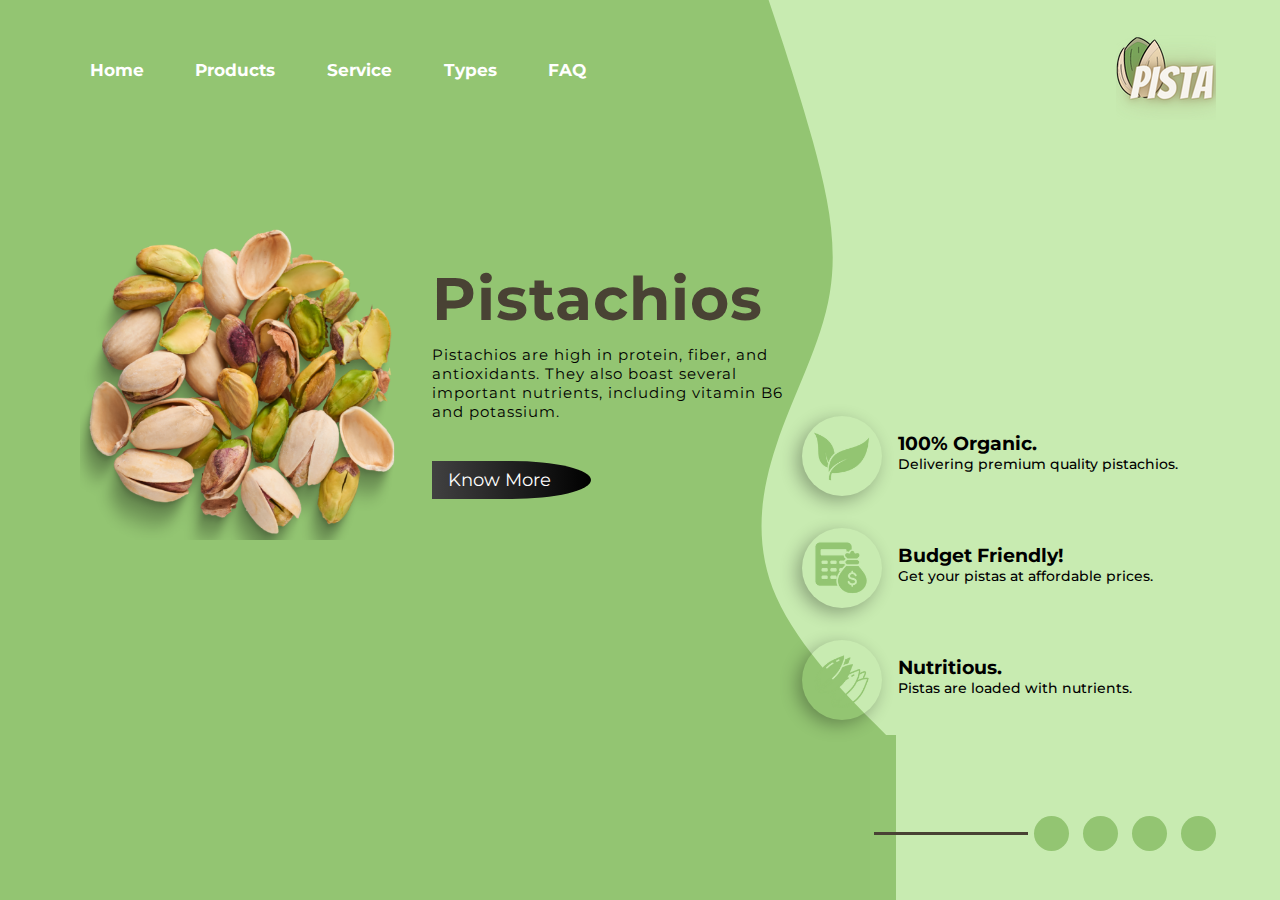
<file: TASK-1/index.html>
<!DOCTYPE html>
<html lang="en">

<head>
    <meta charset="UTF-8">
    <meta http-equiv="X-UA-Compatible" content="IE=edge">
    <meta name="viewport" content="width=device-width, initial-scale=1.0">
    <title>Pistachios Landing Page</title>
    <link rel="stylesheet" href="https://unpkg.com/swiper@8/swiper-bundle.min.css" />
    <link rel="stylesheet" href="https://use.fontawesome.com/releases/v5.15.4/css/all.css" 
integrity="sha384-DyZ88mC6Up2uqS4h/KRgHuoeGwBcD4Ng9SiP4dIRy0EXTlnuz47vAwmeGwVChigm" crossorigin="anonymous">
    <link rel="stylesheet" href="styles.css">
</head>

<body>
    <div class="container">
        <div class="wave">
            <img src="bg.png" alt="">
        </div>

        <nav>
            <ul>
                <li><a href="#Home">Home</a></li>
                <li><a href="#Products">Products</a></li>
                <li><a href="#Service">Service</a></li>
                <li><a href="#Types">Types</a></li>
                <li><a href="#FAQ">FAQ</a></li>
            </ul>
            <img src="logo.png" alt="">
        </nav>

        <div class="main-content">

            <div class="image-pista">
                <div class="swiper mySwiper">
                    <div class="swiper-wrapper">
                        <div class="swiper-slide"><img src="img1.png" alt=""></div>
                        <div class="swiper-slide"><img src="img2.png" alt=""></div>
                        <div class="swiper-slide"><img src="img3.png" alt=""></div>    
                    </div> 
                </div>
            </div>
            <div class="main-text">
                <h1>Pistachios</h1>
                <p>Pistachios are high in protein, fiber, and antioxidants. They also boast several important nutrients, including vitamin B6 and potassium.</p>
                <button><a href="https://en.wikipedia.org/wiki/Pistachio" target="blank">Know More</a></button>
            </div>
        </div>

        <div class="right">
            <div class="box">
                <div class="image">
                    <img src="img4.png" alt="">
                </div>
                <div class="inner-box">
                    <h3>100% Organic.</h3>
                    <p>Delivering premium quality pistachios.</p>
                </div>
            </div>
            <div class="box">
                <div class="image">
                    <img src="img5.png" alt="">
                </div>
                <div class="inner-box">
                    <h3>Budget Friendly!</h3>
                    <p>Get your pistas at affordable prices.</p>
                </div>
            </div>
            <div class="box">
                <div class="image">
                    <img src="img6.png" alt="">
                </div>
                <div class="inner-box">
                    <h3>Nutritious.</h3>
                    <p>Pistas are loaded with nutrients.</p>
                </div>
            </div>
        </div>

        <div class="social-links">
            <i class="fab fa-instagram"></i>
            <i class="fab fa-facebook-f"></i>
            <i class="fab fa-twitter"></i>
            <i class="far fa-envelope"></i>
        </div>
    </div>
    <script src="https://unpkg.com/swiper@8/swiper-bundle.min.js"></script>
    <!-- Initialize Swiper -->
    <script>
        var swiper = new Swiper(".mySwiper", {
          slidesPerView: 1,
          spaceBetween: 30,
          loop: true,
        });
      </script>
</body>
</html>
</file>
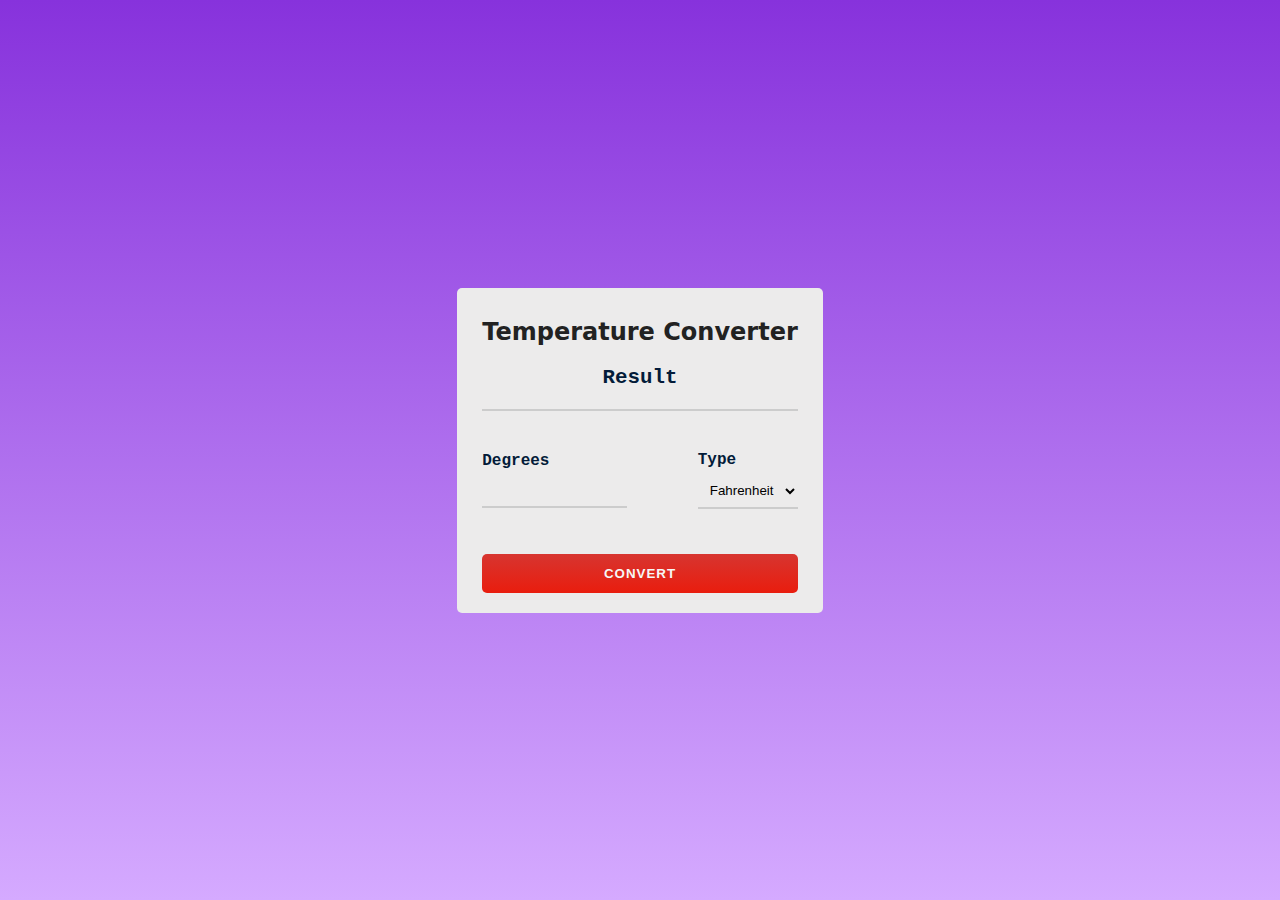
<file: TASK-3/index.html>
<!DOCTYPE html>
<html lang="en">
<head>
    <meta charset="UTF-8" />
    <meta http-equiv="X-UA-Compatible" content="IE=edge" />
    <meta name="viewport" content="width=device-width, initial-scale=1.0" />
    <!--LINK CSS FILE-->    
    <link rel="stylesheet" href="styles.css" />
    <title>Temperature Converter App</title>
</head>
<body>
    <div class="container">
    <div class="temperature-converter">
        <h1 class="title">Temperature Converter</h1>
        <div class="result">
            <span class="result-heading">Result</span>
            <h2 class="celsius-value" id="celsius"></h2>
        </div>
        <div class="degree-type">
            <div class="degree-field">
            <label for="degree">Degrees</label>
            <input type="number" name="degree" id="degree" />
            </div>
            <div class="temp-field">
            <label for="temp-type">Type</label>
            <select name="temperatures" id="temp-type" autocomplete="on">
                <option id="fahrenheit" value="fahrenheit">Fahrenheit</option>
                <option id="celsius" value="celsius">Celsius</option>
                <option id="kelvin" value="kelvin">Kelvin</option>
            </select>
            </div>
        </div>
        <button id="convert-btn">Convert</button>
    </div>
    </div>
    <!--LINK JAVASCRIPT FILE-->
    <script src="./script.js"></script>
</body>
</html>
</file>
<file: TASK-1/styles.css>
@import url("https://fonts.googleapis.com/css2?family=Montserrat&display=swap");

* {
  padding: 0%;
  margin: 0;
  font-family: "Montserrat", sans-serif;
}

.container {
  height: 100vh;
  width: 100%;
  background: linear-gradient(to right, #93c572 70%, #c8ebb1 30%);
  position: relative;
  overflow: hidden;
}
.wave {
  position: absolute;
  top: 0;
  right: 30%;
}
nav {
  width: 90%;
  margin: auto;
  padding-top: 20px;
  display: flex;
  justify-content: space-between;
  align-items: center;
}
nav ul {
  display: flex;
  list-style-type: none;
}
nav ul li {
  margin: 0 5px;
}
nav ul a {
  text-decoration: none;
  padding: 0.3rem 1.3rem;
  font-size: 17px;
  font-weight: bold;
  color: #494234;
  position: relative;
  z-index: 1;
}
nav ul a::after {
  content: "";
  width: 0%;
  height: 100%;
  position: absolute;
  top: 0;
  left: 0px;
  border-radius: 20px;
  background-color: #c8ebb1;
  z-index: -1;
  transition: 0.5s;
}
nav ul a:hover:after {
  width: 100%;
}
.main-content {
  width: 60%;
  padding-top: 100px;
  margin-left: 3rem;
  display: flex;
  align-items: center;
  justify-content: space-around;
}
.image-pista,
.main-text {
  flex-basis: 50%;
}
.image-pista img {
  width: 100%;
}
.main-content h1 {
  font-size: 60px;
  letter-spacing: 1px;
  color: #494234;
}
.main-content p {
  margin-top: 10px;
  font-size: 15px;
  letter-spacing: 1px;
}
.main-content button {
  margin-top: 2.5rem;
  outline: none;
  border: none;
  font-size: 18px;
  padding: 0.5rem 2.5rem 0.5rem 1rem;
  border-radius: 0 50% 50% 0;
  background-image: linear-gradient(to right, #414141, #000000);
  color: azure;
}
.swiper {
  width: 20rem;
}
.swiper-slide {
  display: flex;
  align-items: center;
  justify-content: center;
}
.right {
  position: absolute;
  right: 8%;
  bottom: 20%;
}
.box {
  display: flex;
  align-items: center;
}
.right .box .image img {
  width: 70%;
}
.image {
  margin-top: 2rem;
  width: 80px;
  height: 80px;
  border-radius: 50%;
  box-shadow: -5px 5px 17px rgba(0, 0, 0, 0.3);
  display: flex;
  align-items: center;
  justify-content: center;
  transition: 0.5s;
}
.image:hover {
  background-color: rgba(73, 66, 52, 0.7);
}
.box .inner-box {
  margin: 1.5rem 0 0 1rem;
}
.box .inner-box p {
  font-size: 14px;
  font-weight: 500;
}
.social-links {
  position: absolute;
  right: 5%;
  bottom: 5%;
}
.social-links::before {
  content: "";
  width: 80%;
  height: 3px;
  position: absolute;
  top: 42%;
  left: -150px;
  background-color: #494234;
}
.social-links i {
  margin-left: 10px;
  width: 35px;
  height: 35px;
  border-radius: 50%;
  background-color: #93c572;
  display: inline-flex;
  align-items: center;
  justify-content: center;
  transition: 0.5s;
}
.social-links i:hover {
  transform: translateY(-5px);
}
a:link {
  text-decoration: none;
  color: white;
}
a:visited {
  text-decoration: none;
  color: white;
}
a:hover {
  text-decoration: none;
  color: white;
}
a:active {
  text-decoration: none;
  color: white;
}
</file>
<file: TASK-3/styles.css>
* {
  box-sizing: border-box;
  margin: 0;
  padding: 0;
}
body {
  background-image: linear-gradient(180deg, #8732dc, #d5aaff);
  color: #222;
  font-size: 1rem;
  display: flex;
  justify-content: center;
  align-items: center;
  width: 100vw;
  height: 100vh;
}
* {
  box-sizing: border-box;
  margin: 0;
  padding: 0;
}
.title {
  color: #222;
  font-size: 1.5rem;
  text-align: center;
  font-family: system-ui, -apple-system, BlinkMacSystemFont, "Segoe UI", Roboto,
    Oxygen, Ubuntu, Cantarell, "Open Sans", "Helvetica Neue", sans-serif;
}
.temperature-converter {
  background: #ecebeb;
  border-radius: 5px;
  position: relative;
  display: flex;
  flex-direction: column;
  justify-content: center;
  padding: 30px 25px 20px;
  min-width: 320px;
  width: 100%;
  height: auto;
}
.result {
  text-align: center;
  margin: 20px 0;
}
.result-heading {
  color: #031b39;
  font-size: 1.3rem;
  font-weight: 600;
  font-family: "Courier New", Courier, monospace;
}
.celsius-value {
  border-bottom: 2px solid #ccc;
  padding: 10px;
}
label {
  color: #031b39;
  font-size: 1rem;
  margin-bottom: 5px;
  font-weight: 600;
  font-family: "Courier New", Courier, monospace;
}
input,
select {
  background: transparent;
  border: none;
  outline: none;
  border-bottom: 2px solid #ccc;
  padding: 8px;
  margin-bottom: 15px;
}
input:focus {
  border: 1px solid white;
}
.degree-type {
  display: flex;
  justify-content: space-between;
  align-items: center;
  padding: 20px 0;
}
.degree-field {
  display: flex;
  flex-direction: column;
  width: 46%;
}
.temp-field {
  display: flex;
  justify-content: space-between;
  flex-direction: column;
  align-items: left;
}
.select {
  text-align: justify;
}
option {
  background-color: white;
  color: black;
}
#convert-btn {
  background: linear-gradient(to bottom, #d73530, #e91b0cfd);
  border: none;
  outline: none;
  border-radius: 5px;
  color: #f6f6f6;
  cursor: pointer;
  font-weight: bold;
  letter-spacing: 1px;
  text-transform: uppercase;
  margin-top: 10px;
  padding: 12px 80px;
  transition: all 0.3s ease-in;
}
#convert-btn:hover {
  background: linear-gradient(to bottom, #e75c47, #e9310c);
}
</file>
